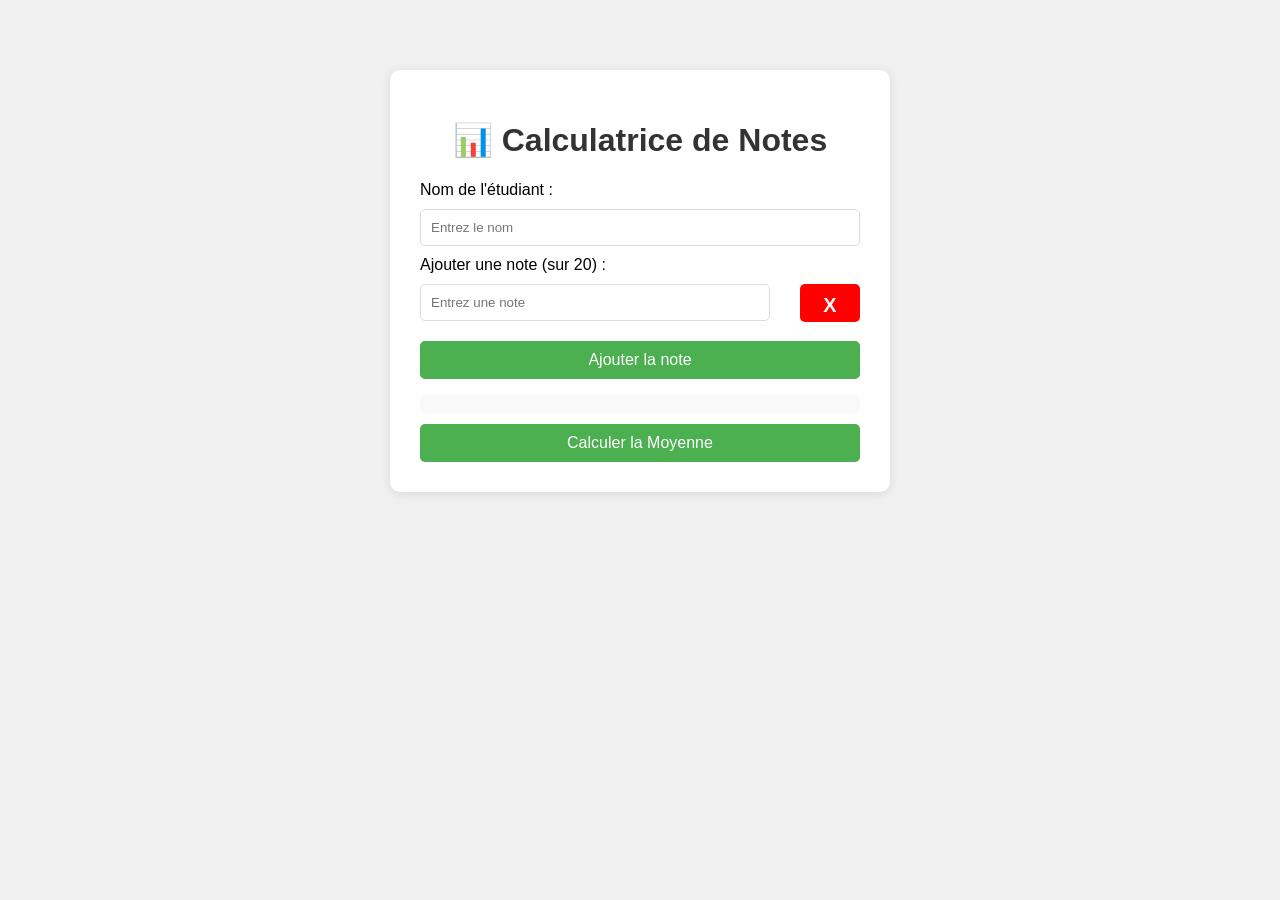
<file: 999- projects/Calculer La Moyen des Notes/index.html>
<!DOCTYPE html>
<html lang="fr">
<head>
    <meta charset="UTF-8">
    <meta name="viewport" content="width=device-width, initial-scale=1.0">
    <title>Calculatrice de Notes</title>
    <style>
        body {
            font-family: Arial, sans-serif;
            max-width: 500px;
            margin: 50px auto;
            padding: 20px;
            background-color: #f0f0f0;
        }
        .container {
            background: white;
            padding: 30px;
            border-radius: 10px;
            box-shadow: 0 2px 10px rgba(0,0,0,0.1);
        }
        #Inner-Container {
            display: flex;
            justify-content: space-between;
        }

        #Supprimer-Note {
           background-color: red;
           width:  60px;
           height: 38px;
           font-size:20px;
           font-weight: bold;
        }

        h1 {
            color: #333;
            text-align: center;
        }
        input {
            width: 100%;
            padding: 10px;
            margin: 10px 0;
            border: 1px solid #ddd;
            border-radius: 5px;
            box-sizing: border-box;
        }
       
        button {
            width: 100%;
            padding: 10px;
            background-color: #4CAF50;
            color: white;
            border: none;
            border-radius: 5px;
            cursor: pointer;
            font-size: 16px;
            margin-top: 10px;
        }

        button:hover {
            display: inline-block;
            background-color: #45a049;
        }

        .success, .warning, .danger {font-weight: bold;}
        .success { background-color: #d4edda; color: #155724; }
        .warning { background-color: #fff3cd; color: #856404; }
        .danger { background-color: #f8d7da; color: #721c24; }


        #listeNotes {
            margin-top: 15px;
            padding: 10px;
            background-color: #f9f9f9;
            border-radius: 5px;
        }
        .note-item {
            display: inline-block;
            margin: 5px;
            padding: 5px 10px;
            background-color: #e9ecef;
            border-radius: 3px;
        }

        #resultat {
            margin-top: 20px;
            padding: 15px;
            border-radius: 5px;
            text-align: center;
            display: none;
        }

        #note {
            max-width: 350px;
        }

    </style>
</head>
<body>
    <div class="container">
        <h1>📊 Calculatrice de Notes</h1>
        
        <div>
            <label for="nomEtudiant">Nom de l'étudiant :</label>
            <input type="text" id="nomEtudiant" placeholder="Entrez le nom">
        </div>
        
        <div id = Gestion-Notes>
             <label for="note">Ajouter une note (sur 20) :</label>
            <div id = "Inner-Container">
                <input type="number" id = "note" placeholder="Entrez une note" min="0" max="20">
                <button id = "Supprimer-Note" onclick="SupprimerrNote()">X</button>
            </div>
            
            <button id = "Ajouter-Notes" onclick="ajouterNote()">Ajouter la note</button>
        </div>
        
        <div id="listeNotes"></div>
        
        <button onclick="calculerMoyenne()">Calculer la Moyenne</button>
        
        <div id="resultat"></div>
        
    </div>

    <script src="script.js"></script>
</body>
</html>
</file>
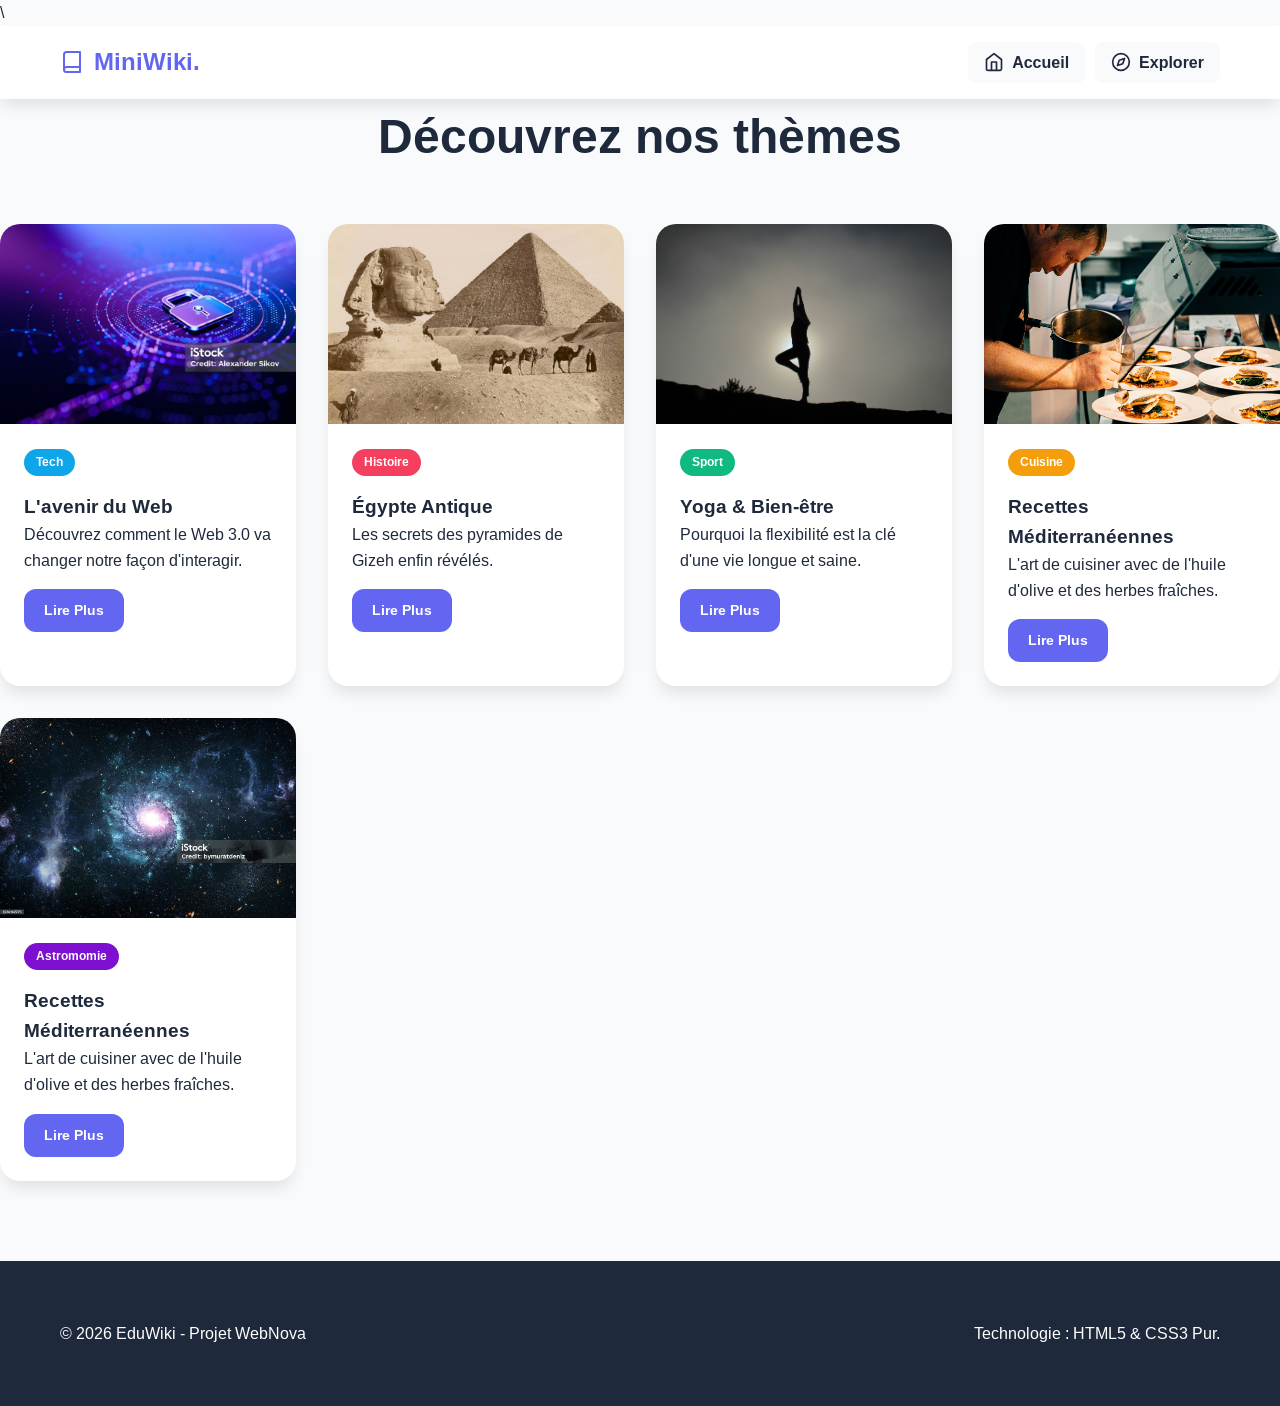
<file: 999- projects/Mini-Wiki/Articles.html>
<!DOCTYPE html>
<html lang="fr">
<head>
    <meta charset="UTF-8">
    <meta name="viewport" content="width=device-width, initial-scale=1.0">
    <title>EduWiki | L'Encyclopédie Fluide</title>
    <link rel="stylesheet" href="style.css">
</head>

<body>
    \
    <!-- ============================================================
     NAVBAR
============================================================ -->
<nav class="navbar">
    <div class="nav-container">
        
        <a href="index.html" class="logo">
            <svg xmlns="http://www.w3.org/2000/svg" width="24" height="24" viewBox="0 0 24 24" fill="none" stroke="currentColor" stroke-width="2" stroke-linecap="round" stroke-linejoin="round" class="logo-icon"><path d="M4 19.5A2.5 2.5 0 0 1 6.5 17H20"></path><path d="M6.5 2H20v20H6.5A2.5 2.5 0 0 1 4 19.5v-15A2.5 2.5 0 0 1 6.5 2z"></path></svg>
            <span>MiniWiki.</span>
        </a>

        <ul class="nav-links">
            <li>
                <a href="index.html">
                    <svg xmlns="http://www.w3.org/2000/svg" width="18" height="18" viewBox="0 0 24 24" fill="none" stroke="currentColor" stroke-width="2" stroke-linecap="round" stroke-linejoin="round" class="nav-icon"><path d="m3 9 9-7 9 7v11a2 2 0 0 1-2 2H5a2 2 0 0 1-2-2z"/><polyline points="9 22 9 12 15 12 15 22"/></svg>
                    Accueil
                </a>
            </li>
            <li>
                <a href="Articles.html">
                    <svg xmlns="http://www.w3.org/2000/svg" width="18" height="18" viewBox="0 0 24 24" fill="none" stroke="currentColor" stroke-width="2" stroke-linecap="round" stroke-linejoin="round" class="nav-icon"><circle cx="12" cy="12" r="10"/><polygon points="16.24 7.76 14.12 14.12 7.76 16.24 9.88 9.88 16.24 7.76"/></svg>
                    Explorer
                </a>
            </li>
        </ul>
    </div>
</nav>

          <!-- ============================================================
             ARTICLES LIST — Grid of all topic cards
        ============================================================ -->
        <section id="articles">

            <h2 style="font-size: clamp(2rem, 5vw, 3rem); text-align: center;">Découvrez nos thèmes</h2>

            <div class="grid">

                <!-- Card: Technology / Web -->
                <article class="card">
                    <div class="card-img"><img src="Image\web.jpg" alt="Tech"></div>
                    <div class="card-body">
                        <span class="badge bg-tech">Tech</span>
                        <h3>L'avenir du Web</h3>
                        <p>Découvrez comment le Web 3.0 va changer notre façon d'interagir.</p>
                        <a href="Detail.html" class="btn-main" style="padding: 10px 20px; font-size: 0.9rem;">Lire Plus</a>
                    </div>
                </article>

                <!-- Card: History / Ancient Egypt -->
                <article class="card">
                    <div class="card-img"><img src="Image\History.jpg" alt="Histoire"></div>
                    <div class="card-body">
                        <span class="badge bg-hist">Histoire</span>
                        <h3>Égypte Antique</h3>
                        <p>Les secrets des pyramides de Gizeh enfin révélés.</p>
                        <a href="Detail.html" class="btn-main" style="padding: 10px 20px; font-size: 0.9rem;">Lire Plus</a>
                    </div>
                </article>

                <!-- Card: Sport / Yoga -->
                <article class="card">
                    <div class="card-img"><img src="Image\Sport.jpg" alt="Sport"></div>
                    <div class="card-body">
                        <span class="badge bg-sport">Sport</span>
                        <h3>Yoga & Bien-être</h3>
                        <p>Pourquoi la flexibilité est la clé d'une vie longue et saine.</p>
                        <a href="Detail.html" class="btn-main" style="padding: 10px 20px; font-size: 0.9rem;">Lire Plus</a>
                    </div>
                </article>

                <!-- Card: Cuisine / Mediterranean -->
                <article class="card">
                    <div class="card-img"><img src="Image\Cuisine.jpg" alt="Cuisine"></div>
                    <div class="card-body">
                        <span class="badge bg-cuisine">Cuisine</span>
                        <h3>Recettes Méditerranéennes</h3>
                        <p>L'art de cuisiner avec de l'huile d'olive et des herbes fraîches.</p>
                        <a href="Detail.html" class="btn-main" style="padding: 10px 20px; font-size: 0.9rem;">Lire Plus</a>
                    </div>
                </article>

                <!-- Card: Astronomy -->
                <article class="card">
                    <div class="card-img"><img src="Image\astro.jpg" alt="Cuisine"></div>
                    <div class="card-body">
                        <span class="badge bg-Astro">Astromomie</span>
                        <h3>Recettes Méditerranéennes</h3>
                        <p>L'art de cuisiner avec de l'huile d'olive et des herbes fraîches.</p>
                        <a href="Detail.html" class="btn-main" style="padding: 10px 20px; font-size: 0.9rem;">Lire Plus</a>
                    </div>
                </article>

            </div>


        </section>

           <!-- ============================================================
         FOOTER
    ============================================================ -->
    <footer>
        <div class="nav-container">
            <p>&copy; 2026 EduWiki - Projet WebNova</p>
            <p>Technologie : HTML5 & CSS3 Pur.</p>
        </div>
    </footer>
</body>
</file>
